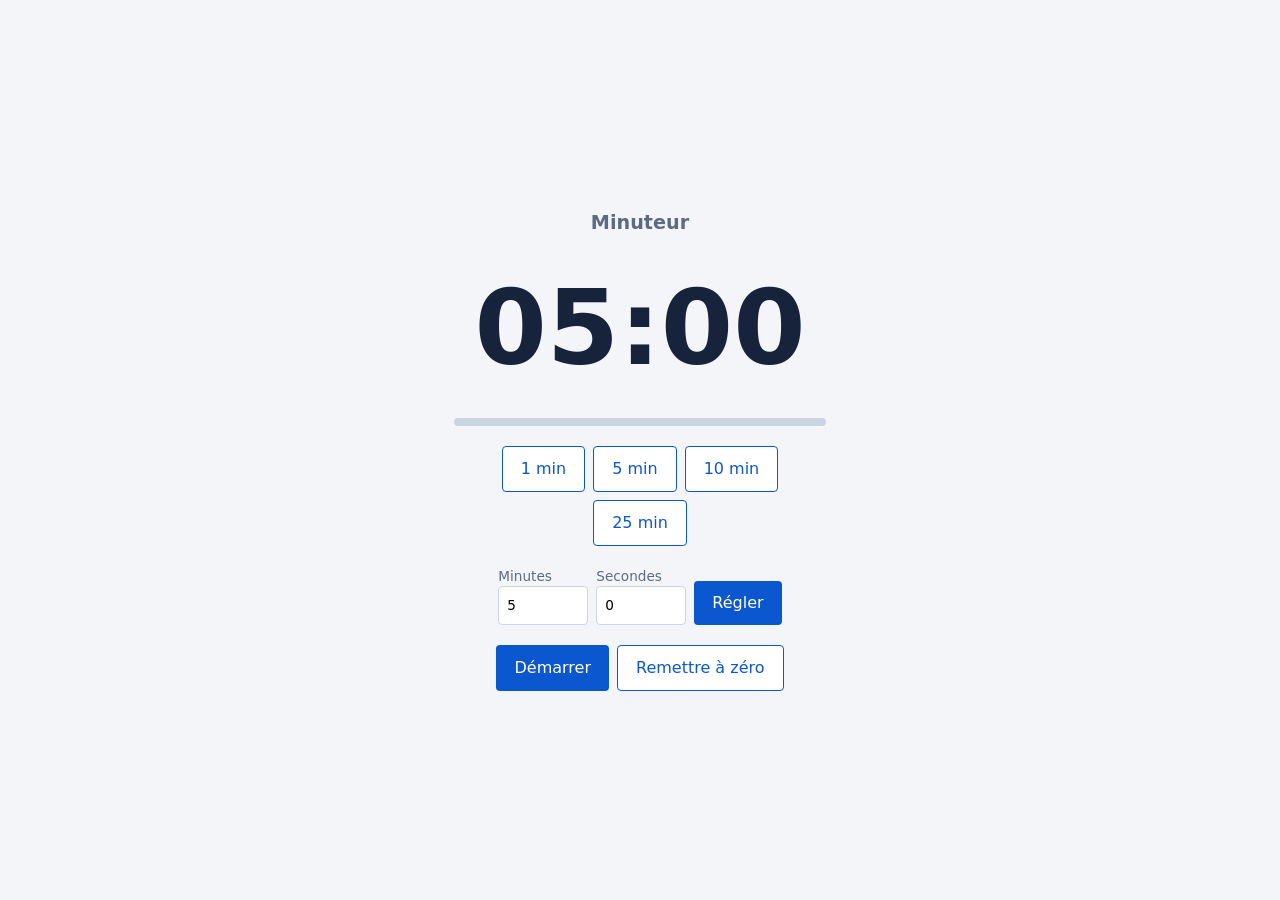
<file: 07-minuteur-pwa/index.html>
<!DOCTYPE html>
<html lang="fr">
<head>
<meta charset="utf-8">
<meta name="viewport" content="width=device-width, initial-scale=1">
<title>Minuteur</title>
<link rel="manifest" href="manifest.webmanifest">
<meta name="theme-color" content="#0B57D0">
<link rel="icon" href="icon-192.png">
<link rel="stylesheet" href="style.css">
</head>
<body>
<main>
  <h1>Minuteur</h1>
  <p id="temps" role="timer">05:00</p>
  <div class="piste"><div id="barre"></div></div>
  <div class="presets">
    <button data-s="60">1 min</button><button data-s="300">5 min</button>
    <button data-s="600">10 min</button><button data-s="1500">25 min</button>
  </div>
  <form id="reglage">
    <label>Minutes<input id="min" type="number" min="0" max="999" value="5"></label>
    <label>Secondes<input id="sec" type="number" min="0" max="59" value="0"></label>
    <button>Régler</button>
  </form>
  <div class="actions"><button id="go">Démarrer</button><button id="raz" class="sec">Remettre à zéro</button></div>
</main>
<script src="app.js"></script>
</body>
</html>
</file>
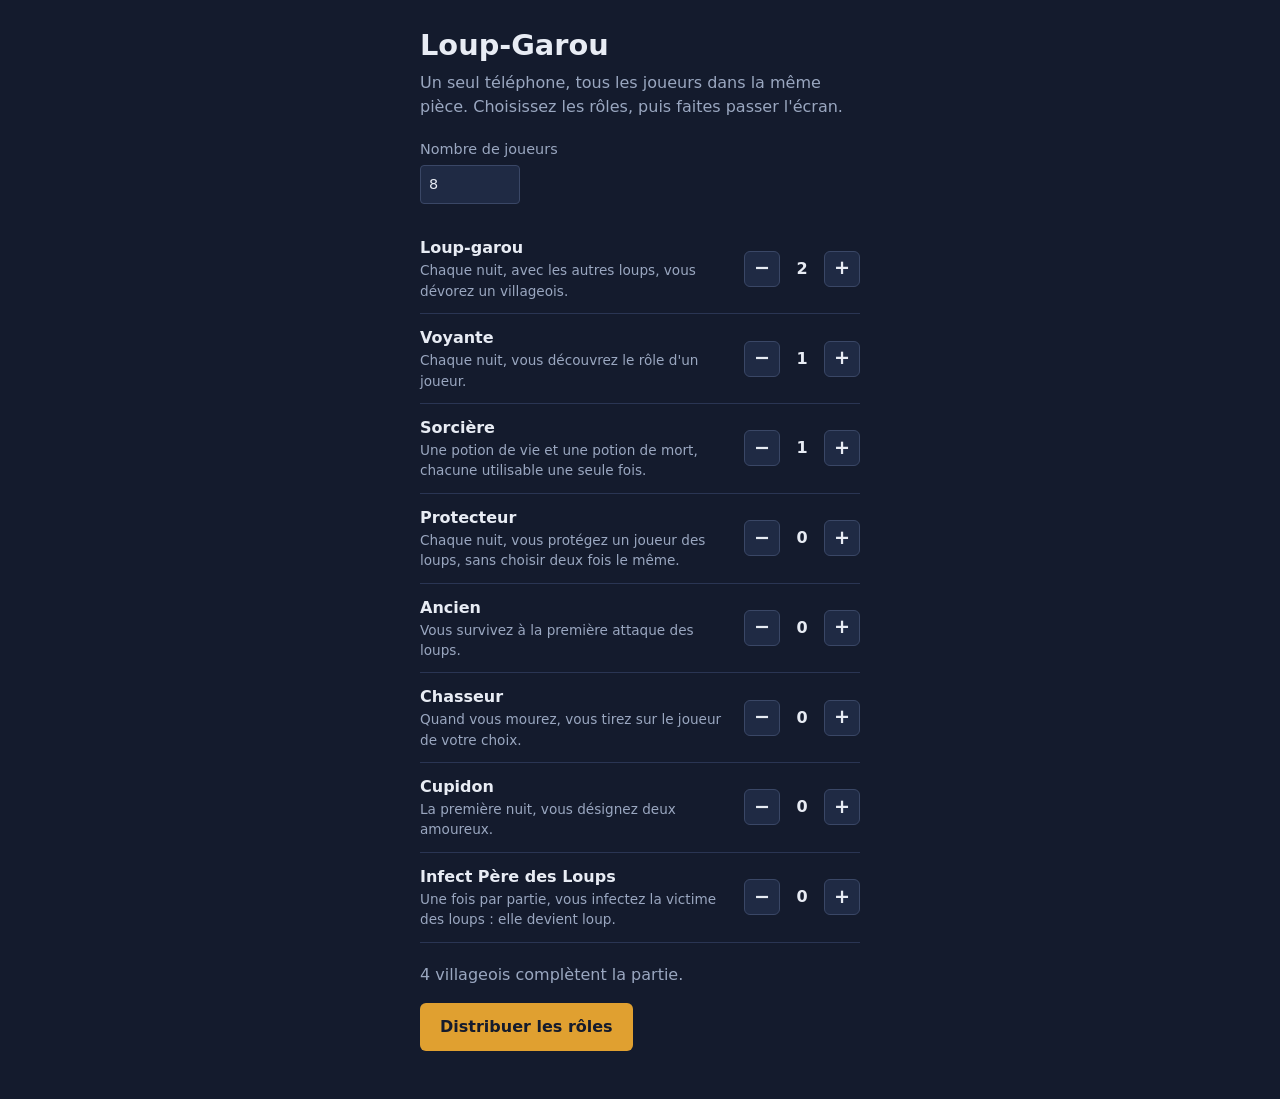
<file: 08-loup-garou/index.html>
<!DOCTYPE html>
<html lang="fr">
<head>
<meta charset="utf-8">
<meta name="viewport" content="width=device-width, initial-scale=1">
<title>Loup-Garou : distribution des rôles</title>
<link rel="stylesheet" href="style.css">
</head>
<body>
<main>
  <section id="reglage" class="ecran">
    <h1>Loup-Garou</h1>
    <p class="intro">Un seul téléphone, tous les joueurs dans la même pièce. Choisissez les rôles, puis faites passer l'écran.</p>
    <label class="n">Nombre de joueurs<input id="n" type="number" min="4" max="30" value="8"></label>
    <ul id="roles"></ul>
    <p id="bilan"></p>
    <button id="start">Distribuer les rôles</button>
  </section>

  <section id="deal" class="ecran" hidden>
    <p id="joueur"></p>
    <button id="carte" class="carte" aria-live="polite">
      <span class="face dos">Touchez pour voir votre rôle</span>
      <span class="face rec"><strong id="role-nom"></strong><span id="role-desc"></span></span>
    </button>
    <p id="consigne"></p>
  </section>

  <section id="fin" class="ecran" hidden>
    <h1>Rôles distribués</h1>
    <p class="intro">Posez le téléphone au centre. La première nuit peut commencer.</p>
    <ol id="liste" hidden></ol>
    <button id="conteur" class="sec">Liste complète (conteur)</button>
    <button id="rejouer">Nouvelle partie</button>
  </section>
</main>
<script src="app.js"></script>
</body>
</html>
</file>
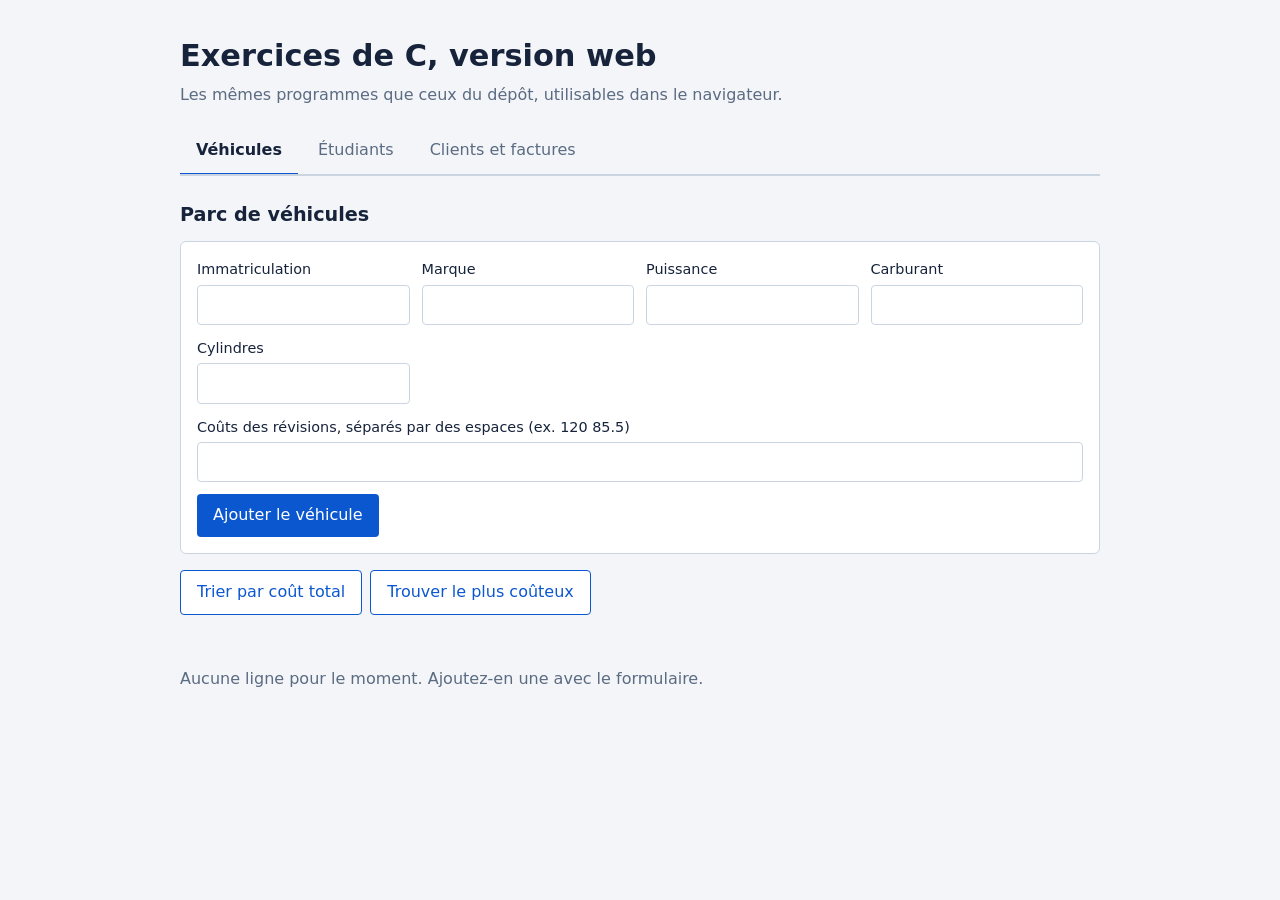
<file: web/index.html>
<!DOCTYPE html>
<html lang="fr">
<head>
<meta charset="utf-8">
<meta name="viewport" content="width=device-width, initial-scale=1">
<title>Exercices de C en version web</title>
<link rel="stylesheet" href="style.css">
</head>
<body>
<header>
  <h1>Exercices de C, version web</h1>
  <p>Les mêmes programmes que ceux du dépôt, utilisables dans le navigateur.</p>
  <nav>
    <button data-tab="veh" class="on">Véhicules</button>
    <button data-tab="etu">Étudiants</button>
    <button data-tab="cli">Clients et factures</button>
  </nav>
</header>
<main>
  <section id="veh">
    <h2>Parc de véhicules</h2>
    <form id="veh-form">
      <label>Immatriculation<input name="immat" type="number" required></label>
      <label>Marque<input name="marque" required></label>
      <label>Puissance<input name="puissance" type="number" min="0" required></label>
      <label>Carburant<input name="carburant" required></label>
      <label>Cylindres<input name="cyl" type="number" min="0" required></label>
      <label class="wide">Coûts des révisions, séparés par des espaces (ex. 120 85.5)<input name="couts"></label>
      <button>Ajouter le véhicule</button>
    </form>
    <div class="actions">
      <button id="veh-sort" class="sec">Trier par coût total</button>
      <button id="veh-max" class="sec">Trouver le plus coûteux</button>
    </div>
    <p id="veh-msg" class="msg"></p>
    <div id="veh-table"></div>
  </section>

  <section id="etu" hidden>
    <h2>Étudiants</h2>
    <form id="etu-form">
      <label>Code étudiant<input name="ce" type="number" required></label>
      <label>Date de naissance<input name="naiss" type="date" required></label>
      <label class="wide">Notes, séparées par des espaces (ex. 12 15.5 9)<input name="notes"></label>
      <button>Ajouter l'étudiant</button>
    </form>
    <div class="actions">
      <button id="etu-moy" class="sec">Trier par moyenne</button>
      <button id="etu-age" class="sec">Trier par âge</button>
    </div>
    <p id="etu-msg" class="msg"></p>
    <div id="etu-table"></div>
  </section>

  <section id="cli" hidden>
    <h2>Clients et factures</h2>
    <form id="cli-form">
      <label>Code client<input name="cc" type="number" required></label>
      <label class="wide">Factures : une ligne par facture, au format « code HT TVA »
        <textarea name="f" rows="3" placeholder="10 80 16&#10;11 20 4"></textarea></label>
      <button>Ajouter le client</button>
    </form>
    <p id="cli-msg" class="msg"></p>
    <div id="cli-table"></div>
    <p id="cli-stats"></p>
  </section>
</main>
<script src="app.js"></script>
</body>
</html>
</file>
<file: 07-minuteur-pwa/style.css>
:root{--paper:#F3F5F8;--ink:#16233B;--mute:#5B6B82;--line:#CBD5E1;--accent:#0B57D0}
*{box-sizing:border-box}
body{margin:0;min-height:100vh;display:grid;place-items:center;background:var(--paper);color:var(--ink);font:16px/1.5 system-ui,"Segoe UI",sans-serif}
main{width:min(420px,100%);padding:24px;text-align:center}
h1{font-size:1.2rem;color:var(--mute);margin:0}
#temps{font-size:clamp(4rem,22vw,6.5rem);font-weight:650;font-variant-numeric:tabular-nums;margin:12px 0}
#temps.fini{color:#B42318}
.piste{height:8px;background:var(--line);border-radius:4px;overflow:hidden}
#barre{height:100%;width:0;background:var(--accent);transition:width .25s linear}
.presets,.actions,#reglage{display:flex;gap:8px;justify-content:center;flex-wrap:wrap;margin-top:20px}
#reglage{align-items:end}
label{display:flex;flex-direction:column;font-size:.85rem;color:var(--mute);text-align:left}
input{font:inherit;width:90px;padding:8px;border:1px solid var(--line);border-radius:4px}
button{font:inherit;background:var(--accent);color:#fff;border:0;border-radius:4px;padding:10px 18px;cursor:pointer}
.presets button,button.sec{background:#fff;color:var(--accent);border:1px solid var(--accent)}
:focus-visible{outline:3px solid #F59E0B;outline-offset:2px}
@media (prefers-reduced-motion:reduce){#barre{transition:none}}
</file>
<file: 08-loup-garou/style.css>
:root{--nuit:#141B2D;--carte:#1F2A44;--texte:#E8ECF4;--mute:#9AA7C0;--accent:#E0A030;--err:#FF8A80}
*{box-sizing:border-box}
body{margin:0;min-height:100vh;background:var(--nuit);color:var(--texte);font:16px/1.5 system-ui,"Segoe UI",sans-serif}
main{max-width:480px;margin:0 auto;padding:24px 20px 48px}
h1{font-size:1.8rem;margin:0 0 4px}
.intro{color:var(--mute);margin:0 0 20px}
.n{display:flex;flex-direction:column;gap:4px;font-size:.9rem;color:var(--mute)}
input{font:inherit;padding:8px;border-radius:4px;border:1px solid #3A4766;background:var(--carte);color:var(--texte);width:100px}
ul{list-style:none;padding:0;margin:20px 0}
li{display:flex;justify-content:space-between;align-items:center;gap:12px;padding:12px 0;border-bottom:1px solid #2A3553}
li div:first-child{display:flex;flex-direction:column}
li span{font-size:.85rem;color:var(--mute)}
.cpt{display:flex;align-items:center;gap:10px}
.cpt button{width:36px;height:36px;padding:0;font-size:1.2rem;background:var(--carte);color:var(--texte);border:1px solid #3A4766}
output{min-width:1.5em;text-align:center;font-weight:600}
button{font:inherit;background:var(--accent);color:#141B2D;border:0;border-radius:6px;padding:12px 20px;cursor:pointer;font-weight:600}
button.sec{background:none;color:var(--accent);border:1px solid var(--accent);margin-right:8px}
button:disabled{opacity:.4;cursor:not-allowed}
:focus-visible{outline:3px solid #fff;outline-offset:2px}
#bilan{min-height:1.5em;color:var(--mute)}#bilan.err{color:var(--err)}
#joueur{text-align:center;color:var(--mute);margin:8px 0 16px}
.carte{display:block;position:relative;width:100%;height:min(60vh,420px);padding:0;background:none;color:inherit;perspective:900px;border-radius:12px}
.face{position:absolute;inset:0;display:flex;flex-direction:column;align-items:center;justify-content:center;gap:12px;padding:24px;text-align:center;border-radius:12px;background:var(--carte);border:2px solid #3A4766;backface-visibility:hidden;transition:transform .4s}
.dos{font-size:1.1rem;color:var(--mute)}
.rec{transform:rotateY(180deg);border-color:var(--accent)}
.rec strong{font-size:1.8rem}.rec span{color:var(--mute);max-width:30ch}
.carte.retournee .dos{transform:rotateY(180deg)}
.carte.retournee .rec{transform:rotateY(0)}
#consigne{text-align:center;color:var(--mute);margin-top:16px}
ol{padding-left:1.4em}
@media (prefers-reduced-motion:reduce){.face{transition:none}}
</file>
<file: web/style.css>
:root{--paper:#F3F5F8;--ink:#16233B;--mute:#5B6B82;--line:#CBD5E1;--accent:#0B57D0;--ok:#166534;--err:#B42318;--card:#fff}
*{box-sizing:border-box}
body{margin:0;background:var(--paper);color:var(--ink);font:16px/1.55 system-ui,"Segoe UI",sans-serif}
header,main{max-width:960px;margin:0 auto;padding:0 20px}
header{padding-top:32px}
h1{font-size:1.9rem;margin:0 0 4px}
header p{margin:0 0 20px;color:var(--mute);max-width:60ch}
nav{display:flex;gap:4px;border-bottom:2px solid var(--line);overflow-x:auto}
nav button{font:inherit;border:0;background:none;padding:10px 16px;cursor:pointer;color:var(--mute);border-bottom:3px solid transparent;margin-bottom:-2px;white-space:nowrap}
nav button.on{color:var(--ink);border-color:var(--accent);font-weight:600}
section{padding:24px 0 48px}
h2{font-size:1.2rem;margin:0 0 12px}
form{display:grid;grid-template-columns:repeat(auto-fit,minmax(180px,1fr));gap:12px;background:var(--card);border:1px solid var(--line);padding:16px;border-radius:6px}
label{display:flex;flex-direction:column;font-size:.9rem;gap:4px}
.wide{grid-column:1/-1}
input,textarea{font:inherit;padding:8px;border:1px solid var(--line);border-radius:4px}
form button,.actions button{font:inherit;background:var(--accent);color:#fff;border:0;padding:9px 16px;border-radius:4px;cursor:pointer;justify-self:start}
.actions{display:flex;flex-wrap:wrap;gap:8px;margin:16px 0 0}
.actions button.sec{background:#fff;color:var(--accent);border:1px solid var(--accent)}
:focus-visible{outline:3px solid #F59E0B;outline-offset:2px}
.msg{min-height:1.5em;margin:12px 0}.ok{color:var(--ok)}.err{color:var(--err)}
.scroll{overflow-x:auto}
table{border-collapse:collapse;width:100%;background:var(--card)}
th,td{padding:8px 12px;border-bottom:1px solid var(--line);text-align:left;white-space:nowrap}
th{font-size:.85rem;color:var(--mute);font-weight:600}
.vide{color:var(--mute)}
#cli-stats{margin-top:16px;font-weight:600}
</file>
